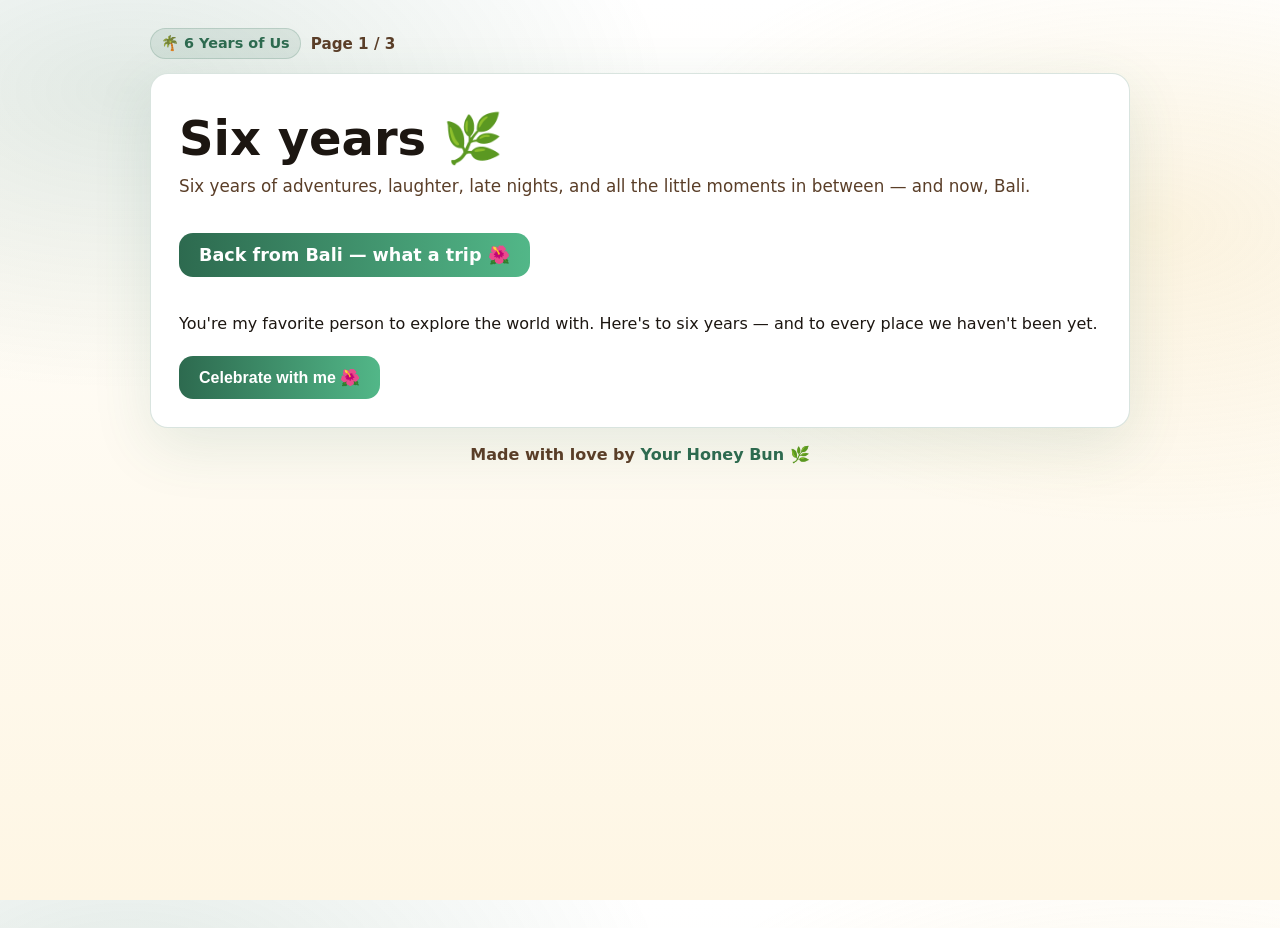
<file: index.html>
<!doctype html>
<html lang="en">
<head>
  <meta charset="utf-8" />
  <meta name="viewport" content="width=device-width,initial-scale=1" />
  <title>6 Years of Us 🌴</title>
  <link rel="stylesheet" href="style.css" />
</head>
<body>
  <main class="container">
    <div class="topbar">
      <div class="brand">
        <span class="badge">🌴 6 Years of Us</span>
        <span class="progress">Page 1 / 3</span>
      </div>
    </div>

    <section class="card">
      <h1>Six years 🌿</h1>
      <p class="lead">
        Six years of adventures, laughter, late nights, and all the little moments in between — and now, Bali.
      </p>

      <div id="countdownSection">
        <!-- Filled by JS -->
      </div>

      <p style="margin-top: 18px; margin-bottom: 6px;">
        You're my favorite person to explore the world with. Here's to six years —
        and to every place we haven't been yet.
      </p>

      <div class="btn-row" style="margin-top: 20px;">
        <button id="celebrateBtn" class="btn btn-primary">Celebrate with me 🌺</button>
      </div>

      <div id="reveal" class="reveal hidden">
        <p style="margin: 14px 0 0; font-weight: 700; font-size: 1.05rem;">
          Happy anniversary, love 💛
        </p>
        <p class="muted" style="margin: 6px 0 0;">
          Let's take a look at our story — and where we're headed next.
        </p>
        <div class="btn-row">
          <a class="btn btn-primary btn-link" href="page2.html">Our Photos →</a>
        </div>
      </div>
    </section>

    <canvas id="confetti" class="confetti" aria-hidden="true"></canvas>
    <p class="footer">Made with love by <span style="color: var(--green); font-weight: 900;">Your Honey Bun</span> 🌿</p>
  </main>

  <script src="script.js"></script>
</body>
</html>
</file>
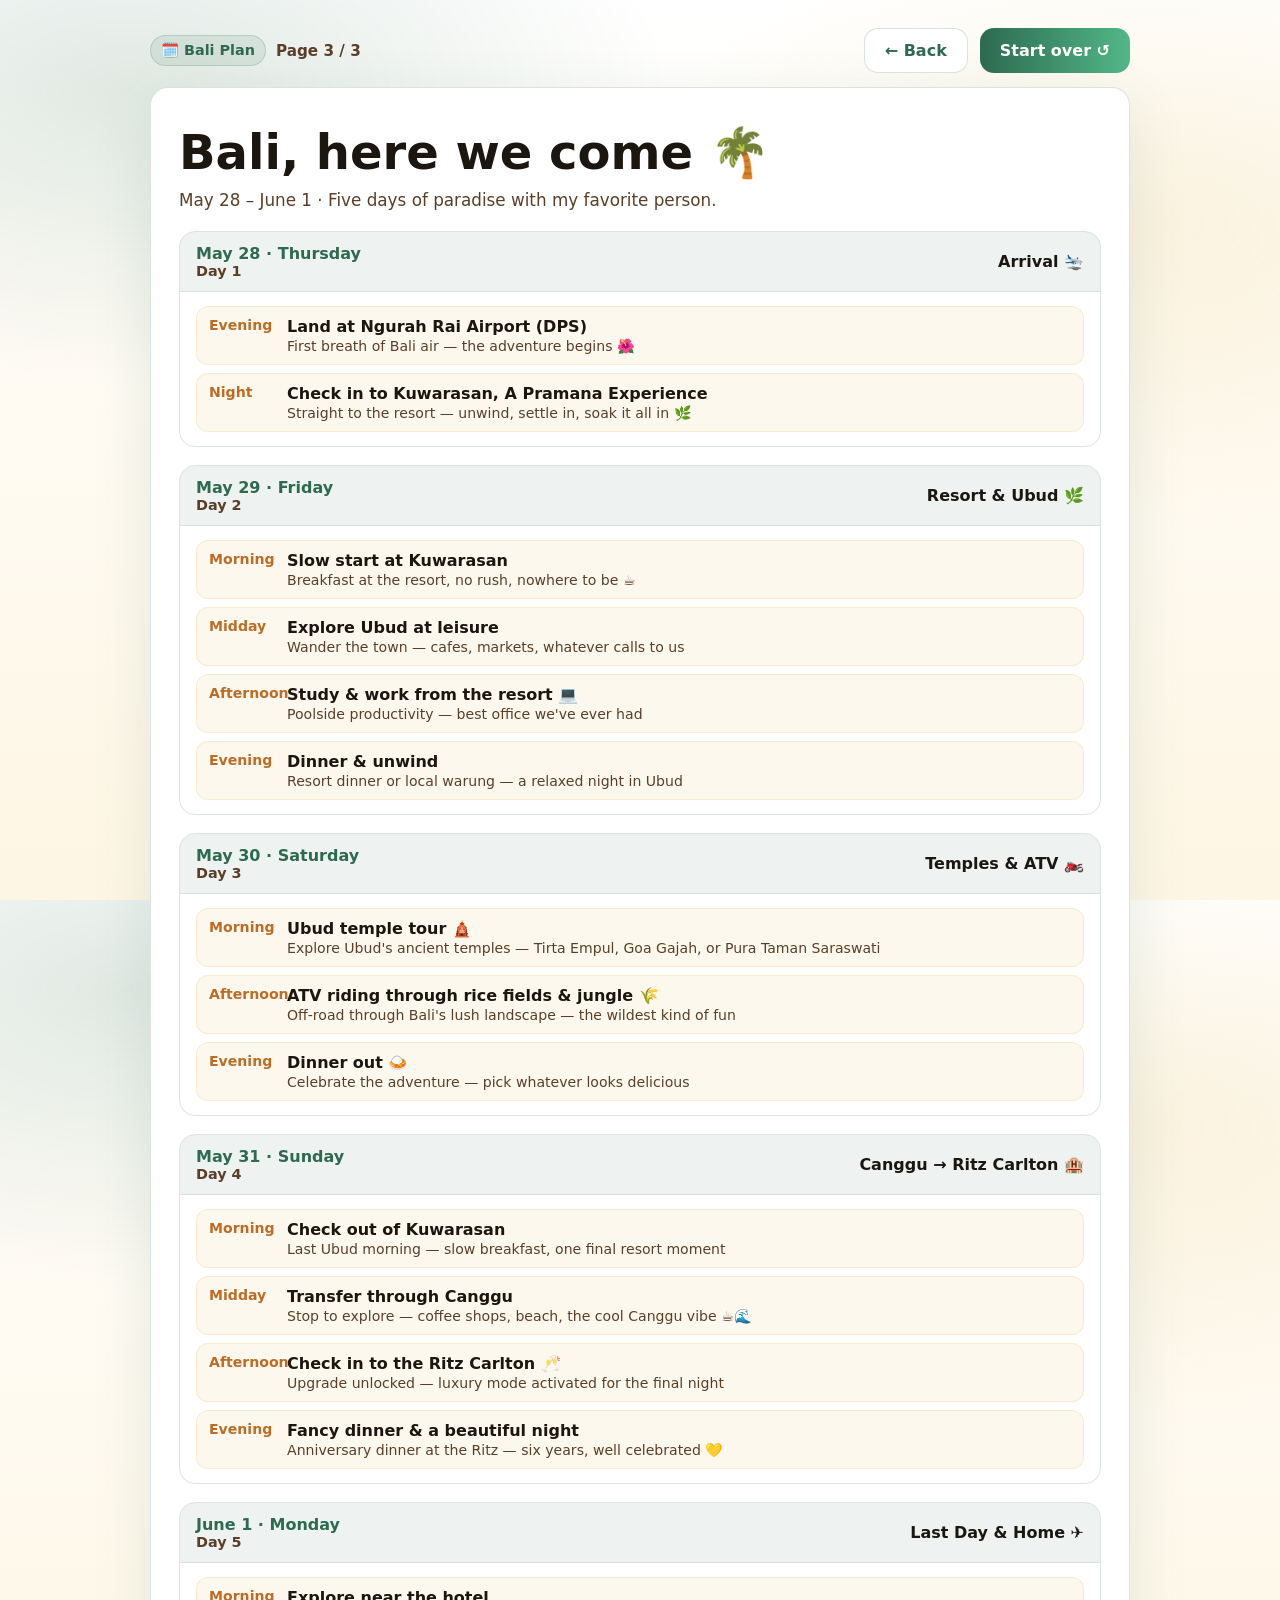
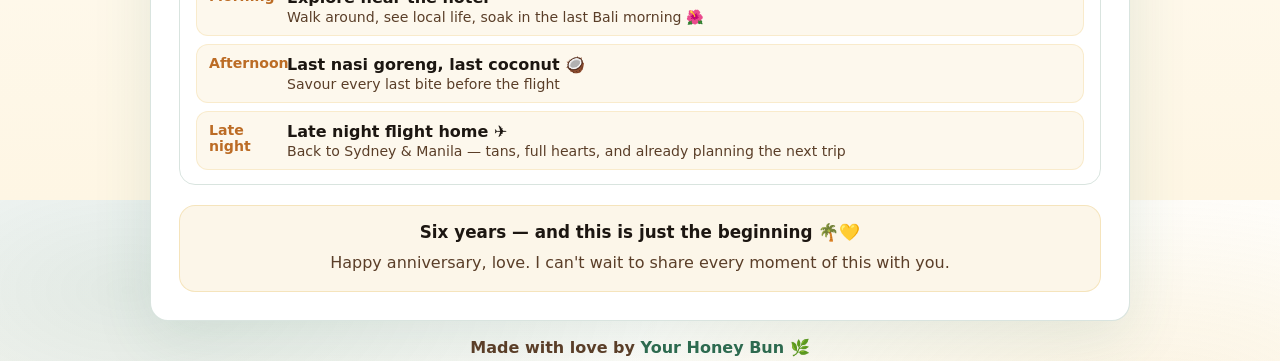
<file: page3.html>
<!doctype html>
<html lang="en">
<head>
  <meta charset="utf-8" />
  <meta name="viewport" content="width=device-width,initial-scale=1" />
  <title>Bali Plan 🌴</title>
  <link rel="stylesheet" href="style.css" />
</head>
<body>
  <main class="container">
    <div class="topbar">
      <div class="brand">
        <span class="badge">🗓️ Bali Plan</span>
        <span class="progress">Page 3 / 3</span>
      </div>
      <div class="btn-row" style="margin:0;">
        <a class="btn btn-ghost btn-link" href="page2.html">← Back</a>
        <a class="btn btn-primary btn-link" href="index.html">Start over ↺</a>
      </div>
    </div>

    <section class="card">
      <h1>Bali, here we come 🌴</h1>
      <p class="lead">May 28 – June 1 · Five days of paradise with my favorite person.</p>

      <!-- Day 1 -->
      <div class="day-block" id="day-1">
        <div class="day-header">
          <div>
            <div class="day-date">May 28 · Thursday</div>
            <div class="day-name">Day 1</div>
          </div>
          <div class="day-title">Arrival 🛬</div>
        </div>
        <div class="day-body">
          <ul class="stops">
            <li class="stop">
              <div class="stop-time">Evening</div>
              <div class="stop-detail">
                <strong>Land at Ngurah Rai Airport (DPS)</strong>
                <div class="note">First breath of Bali air — the adventure begins 🌺</div>
              </div>
            </li>
            <li class="stop">
              <div class="stop-time">Night</div>
              <div class="stop-detail">
                <strong>Check in to Kuwarasan, A Pramana Experience</strong>
                <div class="note">Straight to the resort — unwind, settle in, soak it all in 🌿</div>
              </div>
            </li>
          </ul>
        </div>
      </div>

      <!-- Day 2 -->
      <div class="day-block" id="day-2">
        <div class="day-header">
          <div>
            <div class="day-date">May 29 · Friday</div>
            <div class="day-name">Day 2</div>
          </div>
          <div class="day-title">Resort & Ubud 🌿</div>
        </div>
        <div class="day-body">
          <ul class="stops">
            <li class="stop">
              <div class="stop-time">Morning</div>
              <div class="stop-detail">
                <strong>Slow start at Kuwarasan</strong>
                <div class="note">Breakfast at the resort, no rush, nowhere to be ☕</div>
              </div>
            </li>
            <li class="stop">
              <div class="stop-time">Midday</div>
              <div class="stop-detail">
                <strong>Explore Ubud at leisure</strong>
                <div class="note">Wander the town — cafes, markets, whatever calls to us</div>
              </div>
            </li>
            <li class="stop">
              <div class="stop-time">Afternoon</div>
              <div class="stop-detail">
                <strong>Study & work from the resort 💻</strong>
                <div class="note">Poolside productivity — best office we've ever had</div>
              </div>
            </li>
            <li class="stop">
              <div class="stop-time">Evening</div>
              <div class="stop-detail">
                <strong>Dinner & unwind</strong>
                <div class="note">Resort dinner or local warung — a relaxed night in Ubud</div>
              </div>
            </li>
          </ul>
        </div>
      </div>

      <!-- Day 3 -->
      <div class="day-block" id="day-3">
        <div class="day-header">
          <div>
            <div class="day-date">May 30 · Saturday</div>
            <div class="day-name">Day 3</div>
          </div>
          <div class="day-title">Temples & ATV 🏍️</div>
        </div>
        <div class="day-body">
          <ul class="stops">
            <li class="stop">
              <div class="stop-time">Morning</div>
              <div class="stop-detail">
                <strong>Ubud temple tour 🛕</strong>
                <div class="note">Explore Ubud's ancient temples — Tirta Empul, Goa Gajah, or Pura Taman Saraswati</div>
              </div>
            </li>
            <li class="stop">
              <div class="stop-time">Afternoon</div>
              <div class="stop-detail">
                <strong>ATV riding through rice fields & jungle 🌾</strong>
                <div class="note">Off-road through Bali's lush landscape — the wildest kind of fun</div>
              </div>
            </li>
            <li class="stop">
              <div class="stop-time">Evening</div>
              <div class="stop-detail">
                <strong>Dinner out 🍛</strong>
                <div class="note">Celebrate the adventure — pick whatever looks delicious</div>
              </div>
            </li>
          </ul>
        </div>
      </div>

      <!-- Day 4 -->
      <div class="day-block" id="day-4">
        <div class="day-header">
          <div>
            <div class="day-date">May 31 · Sunday</div>
            <div class="day-name">Day 4</div>
          </div>
          <div class="day-title">Canggu → Ritz Carlton 🏨</div>
        </div>
        <div class="day-body">
          <ul class="stops">
            <li class="stop">
              <div class="stop-time">Morning</div>
              <div class="stop-detail">
                <strong>Check out of Kuwarasan</strong>
                <div class="note">Last Ubud morning — slow breakfast, one final resort moment</div>
              </div>
            </li>
            <li class="stop">
              <div class="stop-time">Midday</div>
              <div class="stop-detail">
                <strong>Transfer through Canggu</strong>
                <div class="note">Stop to explore — coffee shops, beach, the cool Canggu vibe ☕🌊</div>
              </div>
            </li>
            <li class="stop">
              <div class="stop-time">Afternoon</div>
              <div class="stop-detail">
                <strong>Check in to the Ritz Carlton 🥂</strong>
                <div class="note">Upgrade unlocked — luxury mode activated for the final night</div>
              </div>
            </li>
            <li class="stop">
              <div class="stop-time">Evening</div>
              <div class="stop-detail">
                <strong>Fancy dinner & a beautiful night</strong>
                <div class="note">Anniversary dinner at the Ritz — six years, well celebrated 💛</div>
              </div>
            </li>
          </ul>
        </div>
      </div>

      <!-- Day 5 -->
      <div class="day-block" id="day-5">
        <div class="day-header">
          <div>
            <div class="day-date">June 1 · Monday</div>
            <div class="day-name">Day 5</div>
          </div>
          <div class="day-title">Last Day & Home ✈️</div>
        </div>
        <div class="day-body">
          <ul class="stops">
            <li class="stop">
              <div class="stop-time">Morning</div>
              <div class="stop-detail">
                <strong>Explore near the hotel</strong>
                <div class="note">Walk around, see local life, soak in the last Bali morning 🌺</div>
              </div>
            </li>
            <li class="stop">
              <div class="stop-time">Afternoon</div>
              <div class="stop-detail">
                <strong>Last nasi goreng, last coconut 🥥</strong>
                <div class="note">Savour every last bite before the flight</div>
              </div>
            </li>
            <li class="stop">
              <div class="stop-time">Late night</div>
              <div class="stop-detail">
                <strong>Late night flight home ✈️</strong>
                <div class="note">Back to Sydney & Manila — tans, full hearts, and already planning the next trip</div>
              </div>
            </li>
          </ul>
        </div>
      </div>

      <div style="margin-top: 20px; padding: 16px; border-radius: 16px; background: rgba(233,196,106,.15); border: 1px solid rgba(233,196,106,.35); text-align: center;">
        <strong style="font-size: 1.05rem;">Six years — and this is just the beginning 🌴💛</strong>
        <p class="muted" style="margin: 8px 0 0;">Happy anniversary, love. I can't wait to share every moment of this with you.</p>
      </div>
    </section>

    <p class="footer">Made with love by <span style="color: var(--green); font-weight: 900;">Your Honey Bun</span> 🌿</p>
  </main>

  <script src="script.js"></script>
</body>
</html>
</file>
<file: style.css>
:root {
  --bg: #fef6e4;
  --card: #ffffff;
  --border: rgba(45, 106, 79, 0.18);
  --text: #1c1611;
  --muted: #5a3e28;

  --green: #2d6a4f;
  --green2: #52b788;
  --terra: #bc6c25;
  --gold: #e9c46a;
  --peach: #f4a261;

  --shadow: 0 18px 60px rgba(45, 106, 79, .12);
  --radius: 18px;
}

* { box-sizing: border-box; }
html, body { height: 100%; }
body {
  margin: 0;
  font-family: ui-sans-serif, system-ui, -apple-system, Segoe UI, Roboto, Helvetica, Arial;
  background:
    radial-gradient(900px 500px at 10% 10%, rgba(45,106,79,.14), transparent 60%),
    radial-gradient(900px 500px at 90% 25%, rgba(233,196,106,.18), transparent 60%),
    linear-gradient(180deg, #fff, var(--bg));
  color: var(--text);
}

.container {
  width: min(980px, 92vw);
  margin: 28px auto 60px;
}

.topbar {
  display: flex;
  align-items: center;
  justify-content: space-between;
  gap: 12px;
  margin-bottom: 14px;
}

.brand {
  display: flex;
  align-items: center;
  gap: 10px;
  font-weight: 900;
}

.badge {
  display: inline-block;
  padding: 6px 10px;
  border-radius: 999px;
  background: rgba(45, 106, 79, .10);
  border: 1px solid var(--border);
  color: var(--green);
  font-size: .9rem;
}

.progress {
  color: var(--muted);
  font-weight: 700;
  font-size: .95rem;
}

.card {
  background: var(--card);
  border: 1px solid var(--border);
  border-radius: var(--radius);
  padding: 28px;
  box-shadow: var(--shadow);
}

h1 { margin: 8px 0 6px; font-size: clamp(28px, 4vw, 48px); }
h2 { margin: 0 0 10px; color: var(--green); }
p { line-height: 1.6; }
.lead { color: var(--muted); margin-top: 0; font-size: 1.05rem; }

/* Buttons */
.btn-row {
  display: flex;
  gap: 12px;
  flex-wrap: wrap;
  margin-top: 14px;
}

.btn {
  border: 0;
  padding: 12px 20px;
  border-radius: 14px;
  font-weight: 900;
  cursor: pointer;
  font-size: 1rem;
  transition: transform .12s ease, filter .12s ease;
}
.btn:hover { transform: translateY(-2px); filter: brightness(1.04); }
.btn:active { transform: translateY(0px) scale(.99); }

.btn-primary {
  background: linear-gradient(90deg, var(--green), var(--green2));
  color: white;
}
.btn-ghost {
  background: #fff;
  border: 1px solid var(--border);
  color: var(--green);
}
.btn-link {
  text-decoration: none;
  display: inline-flex;
  align-items: center;
  justify-content: center;
}

/* Countdown box */
.countdown-row {
  display: flex;
  gap: 16px;
  margin: 20px 0;
  flex-wrap: wrap;
}
.countdown-box {
  background: rgba(45, 106, 79, .08);
  border: 1px solid rgba(45, 106, 79, .22);
  border-radius: 16px;
  padding: 16px 24px;
  text-align: center;
  min-width: 90px;
}
.countdown-value {
  font-size: 2.4rem;
  font-weight: 900;
  color: var(--green);
  line-height: 1;
}
.countdown-unit {
  font-size: .78rem;
  color: var(--muted);
  font-weight: 700;
  text-transform: uppercase;
  letter-spacing: .06em;
  margin-top: 4px;
}
.countdown-label {
  font-size: .85rem;
  font-weight: 700;
  color: var(--muted);
  margin-bottom: 4px;
}

.bali-status {
  display: inline-block;
  padding: 12px 20px;
  background: linear-gradient(90deg, var(--green), var(--green2));
  color: white;
  border-radius: 14px;
  font-weight: 900;
  font-size: 1.1rem;
  margin: 16px 0;
}

/* Reveal */
.reveal { margin-top: 14px; }
.hidden { display: none; }

/* Gallery */
.gallery {
  display: flex;
  flex-wrap: wrap;
  justify-content: center;
  gap: 12px;
  margin-top: 8px;
}
.gallery figure {
  width: calc(33.33% - 8px);
  margin: 0;
}
.gallery img {
  width: 100%;
  height: 220px;
  object-fit: cover;
  border-radius: 14px;
  border: 1px solid var(--border);
  cursor: pointer;
  transition: transform .15s ease, box-shadow .15s ease;
  display: block;
}
.gallery img:hover {
  transform: translateY(-3px);
  box-shadow: 0 12px 32px rgba(45, 106, 79, .18);
}
.gallery figcaption {
  margin-top: 6px;
  color: var(--muted);
  font-weight: 650;
  font-size: .9rem;
  text-align: center;
}

/* Lightbox */
.lightbox {
  position: fixed;
  inset: 0;
  background: rgba(20, 15, 8, .88);
  display: flex;
  align-items: center;
  justify-content: center;
  z-index: 100;
  padding: 24px;
  cursor: pointer;
}
.lightbox.hidden { display: none; }
.lightbox img {
  max-width: 92vw;
  max-height: 88vh;
  object-fit: contain;
  border-radius: 14px;
  box-shadow: 0 32px 80px rgba(0,0,0,.5);
  cursor: default;
}
.lightbox-caption {
  position: fixed;
  bottom: 28px;
  left: 50%;
  transform: translateX(-50%);
  color: rgba(255,255,255,.85);
  font-weight: 700;
  font-size: 1rem;
  pointer-events: none;
}

/* Timeline / Itinerary */
.day-block {
  margin-bottom: 18px;
  border: 1px solid rgba(45, 106, 79, .18);
  border-radius: 16px;
  overflow: hidden;
}
.day-header {
  background: rgba(45, 106, 79, .08);
  padding: 12px 16px;
  display: flex;
  align-items: center;
  gap: 10px;
  border-bottom: 1px solid rgba(45, 106, 79, .12);
}
.day-date {
  font-weight: 900;
  color: var(--green);
  font-size: 1rem;
}
.day-name {
  color: var(--muted);
  font-weight: 700;
  font-size: .9rem;
}
.day-title {
  font-weight: 900;
  font-size: 1rem;
  margin-left: auto;
}
.day-body {
  padding: 14px 16px;
}

.stops {
  list-style: none;
  margin: 0;
  padding: 0;
  display: flex;
  flex-direction: column;
  gap: 8px;
}
.stop {
  display: grid;
  grid-template-columns: 68px 1fr;
  gap: 10px;
  padding: 10px 12px;
  border-radius: 12px;
  background: rgba(233, 196, 106, .12);
  border: 1px solid rgba(233, 196, 106, .25);
}
.stop-time {
  font-weight: 900;
  color: var(--terra);
  font-size: .88rem;
}
.stop-detail strong { display: block; margin-bottom: 2px; }
.stop-detail .note { color: var(--muted); font-size: .88rem; }

.active-day .day-header {
  background: rgba(45, 106, 79, .16);
  border-bottom-color: rgba(45, 106, 79, .25);
}

/* Panels */
.two-col {
  display: grid;
  grid-template-columns: 1fr 1fr;
  gap: 12px;
}
.panel {
  border-radius: 16px;
  padding: 14px;
  border: 1px solid rgba(45, 106, 79, .16);
  background: rgba(233, 196, 106, .10);
}
.panel h3 { margin: 0 0 8px; color: var(--green); }

/* Footer */
.footer {
  margin-top: 14px;
  text-align: center;
  color: var(--muted);
  font-weight: 700;
}

/* Confetti */
.confetti {
  position: fixed;
  inset: 0;
  pointer-events: none;
}

.muted { color: var(--muted); }

@media (max-width: 780px) {
  .gallery figure { width: calc(50% - 6px); }
  .two-col { grid-template-columns: 1fr; }
  .stop { grid-template-columns: 60px 1fr; }
  .day-title { display: none; }
}
@media (max-width: 480px) {
  .gallery figure { width: 100%; }
}
</file>
